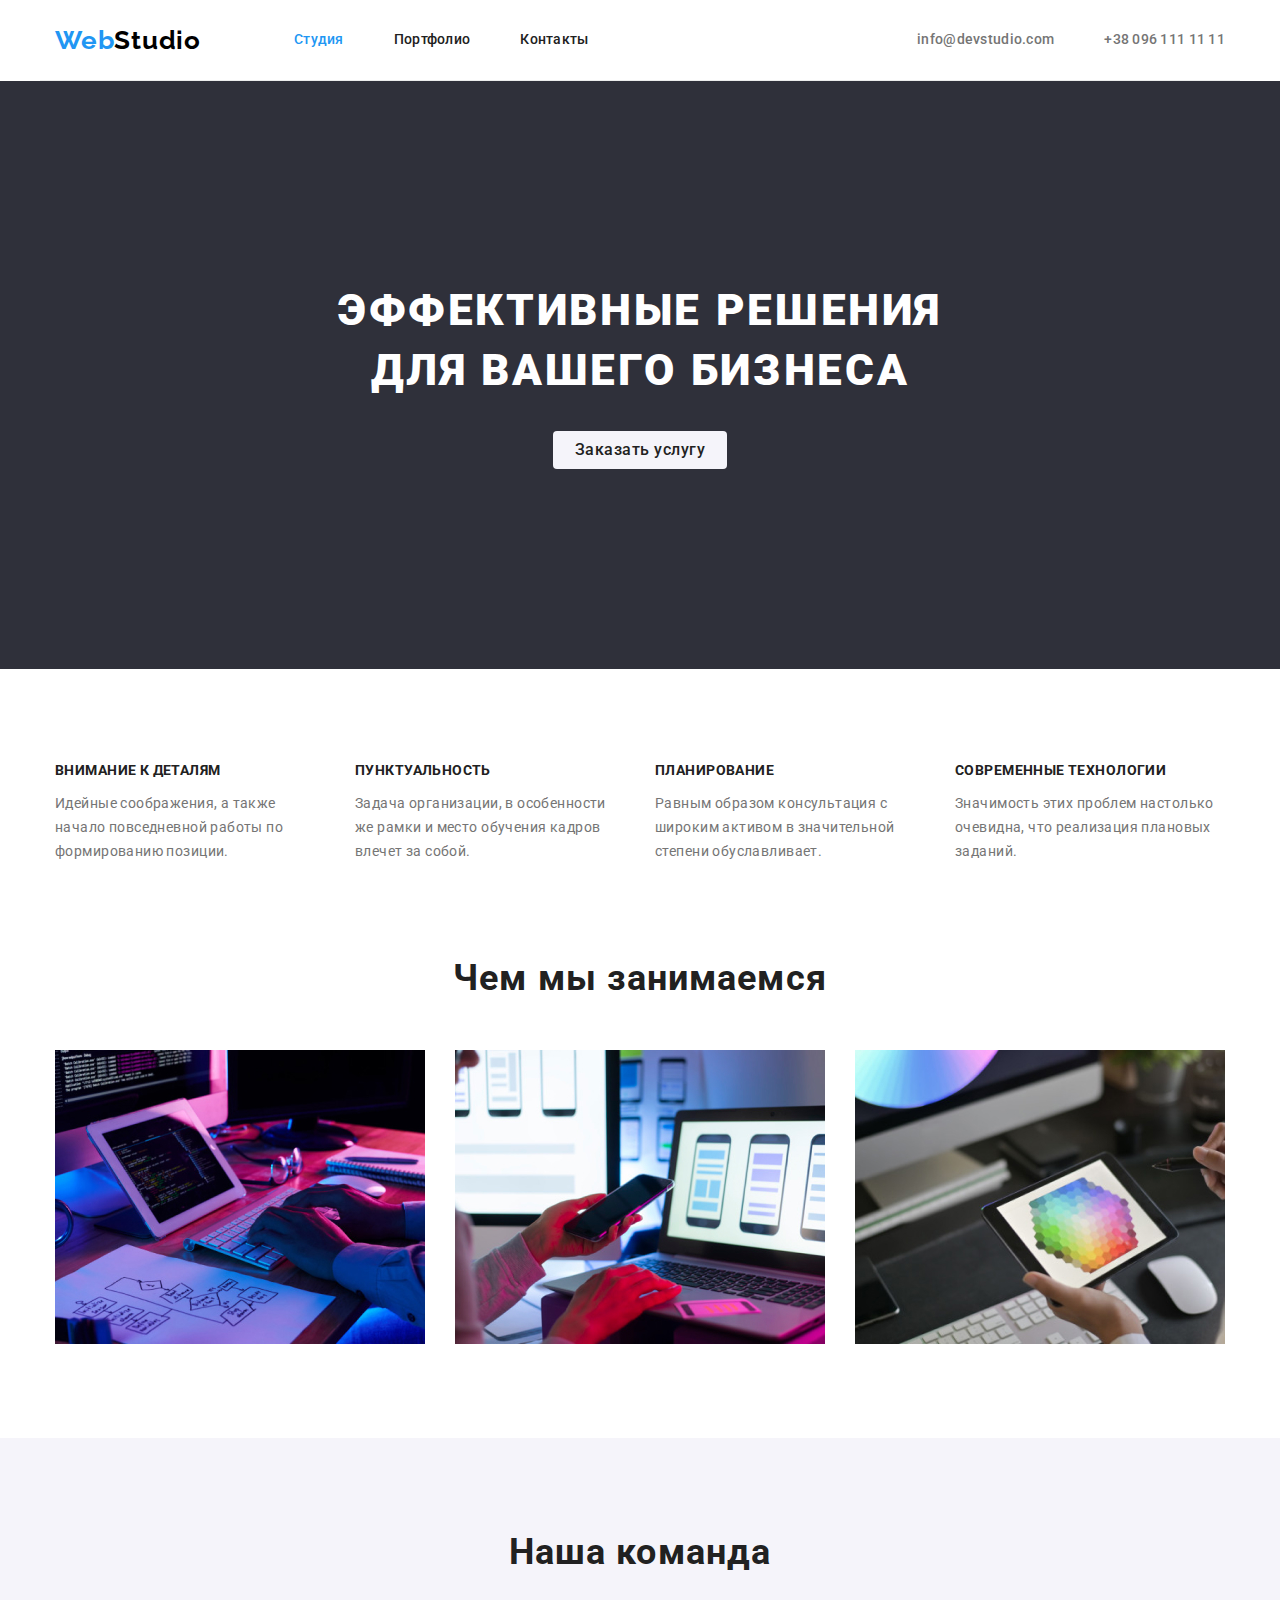
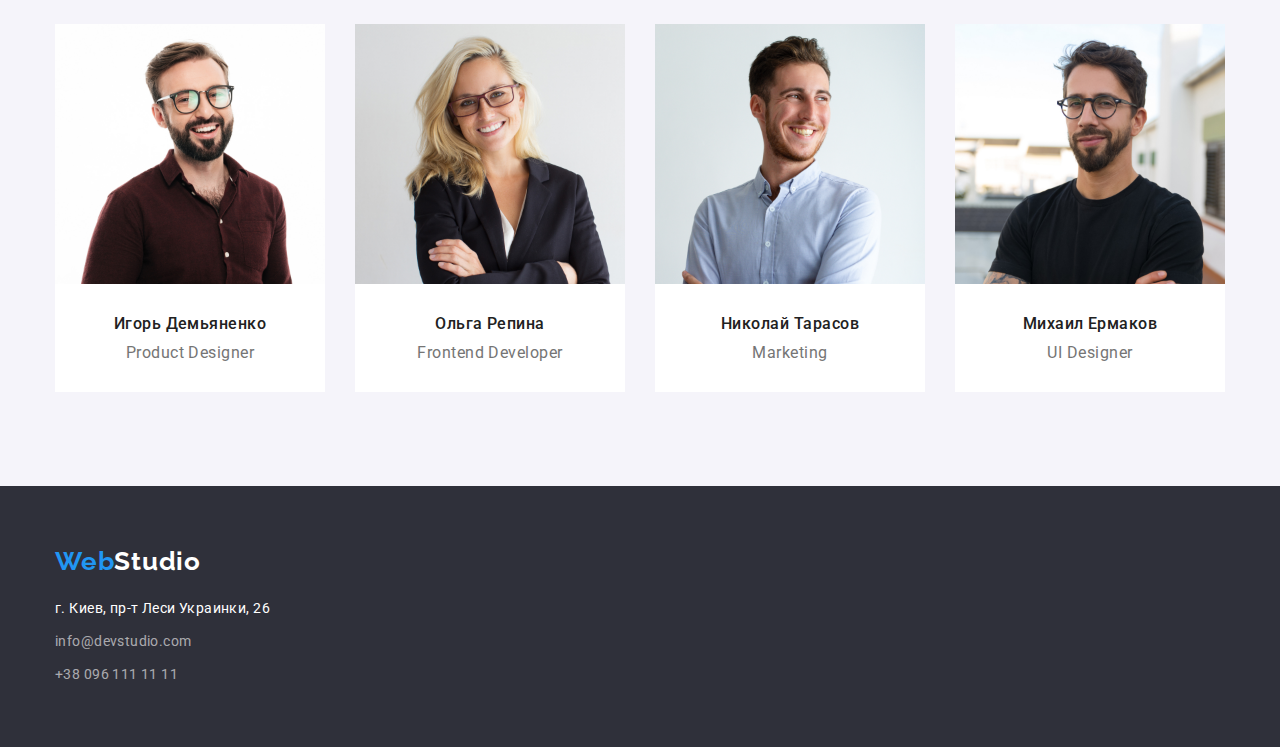
<file: index.html>
<!DOCTYPE html>
<html lang="en">

<head>
  <meta charset="UTF-8">
  <meta name="viewport" content="width=device-width, initial-scale=1.0">
  <title>Document</title>

  <link rel="preconnect" href="https://fonts.gstatic.com">
  <link href="https://fonts.googleapis.com/css2?family=Raleway:wght@700&family=Roboto:wght@400;500;700;900&display=swap"
    rel="stylesheet">
  <link rel="stylesheet" href="https://cdnjs.cloudflare.com/ajax/libs/modern-normalize/1.0.0/modern-normalize.min.css">
  <link rel="stylesheet" href="./css/styles.css">
</head>
<body>
    <header>
      <div class="container main-nav">
        <nav class="nav">
          <a href="/" class="logo"> Web<span class="logo-header">Studio</span> </a>
          <ul class="site-naw">
            <li class="item"><a href="./index.html" class="link current">Студия</a></li>
            <li class="item"><a href="./portfolio.html" class="link">Портфолио</a></li>
            <li class="item"><a href="" class="link">Контакты</a></li>
          </ul>
        </nav>
        
        <ul class="contacts-header">
          <li class="item"><a href="mailto:info@devstudio.com" class="contacts">info@devstudio.com</a></li>
          <li class="item"><a href="tel:+380961111111" class="contacts">+38 096 111 11 11</a></li>
        </ul>
      </div> 
    </header>

    <main>
    <section class="hero">
      <h1 class="hero-title">Эффективные решения <br> для вашего бизнеса</h1>
      <button type="button" class="button">Заказать услугу</button>
    </section>
    
    <section class="benefits">
      <div class="container">
        <h2 class="visually-hidden">Наши качества</h2>
        <ul class="benefits-item">
          <li class="item">
            <h3>ВНИМАНИЕ К ДЕТАЛЯМ</h3>
            <p>Идейные соображения, а также начало повседневной работы по формированию позиции.</p>
          </li >
          <li class="item">
            <h3>ПУНКТУАЛЬНОСТЬ</h3>
            <p>Задача организации, в особенности же рамки и место обучения кадров влечет за собой.</p>
          </li >
          <li class="item">
            <h3>ПЛАНИРОВАНИЕ</h3>
            <p>Равным образом консультация с широким активом в значительной степени обуславливает.</p>
          </li>
          <li class="item">
            <h3>СОВРЕМЕННЫЕ ТЕХНОЛОГИИ</h3>
            <p>Значимость этих проблем настолько очевидна, что реализация плановых заданий.</p>
          </li>
        </ul>
      </div>      
    </section>

    <section class="preview">
      <div class="container">
      <h2>Чем мы занимаемся</h2>
      <ul class="preview-item">
        <li class="item"><img src="./imeges/box1.jpg" alt="" width="370"></li>
        <li class="item"><img src="./imeges/box2.jpg" alt="" width="370"></li>
        <li class="item"><img src="./imeges/box3.jpg" alt="" width="370"></li>   
      </ul>
      </div>  
    </section>

    <section class="command">
      <div class="container">
      <h2>Наша команда</h2>
      <ul class="command-item">
        <li class="item">
          <img src="./imeges/img(1).jpg" alt="Игорь Демьяненко" width="270">
          <h3>Игорь Демьяненко</h3>
          <p>Product Designer</p>
        </li>
        <li class="item">
          <img src="./imeges/img(2).jpg" alt="Ольга Репина" width="270">
          <h3>Ольга Репина</h3>
          <p>Frontend Developer</p>
        </li>
        <li class="item">
          <img src="./imeges/img(3).jpg" alt="Николай Тарасов" width="270">
          <h3>Николай Тарасов</h3>
          <p>Marketing</p>
        </li>
        <li class="item">
        <img src="./imeges/img(4).jpg" alt="Михаил Ермаков" width="270">
        <h3>Михаил Ермаков</h3>
        <p>UI Designer</p>
        </li>
      </ul>
      </div>
    </section>
    </main>
    
    <footer>
      <div class="container">
      <a href="/" class="logo">Web<span class="logo-footer">Studio</span> </a>
      <address>
        г. Киев, пр-т Леси Украинки, 26  
        <a href="mailto:info@devstudio.com" class="mail">info@devstudio.com</a> 
        <a href="tel:+380961111111">+38 096 111 11 11</a>
      </address>
      </div>
    </footer>
</body>
</html>
</file>
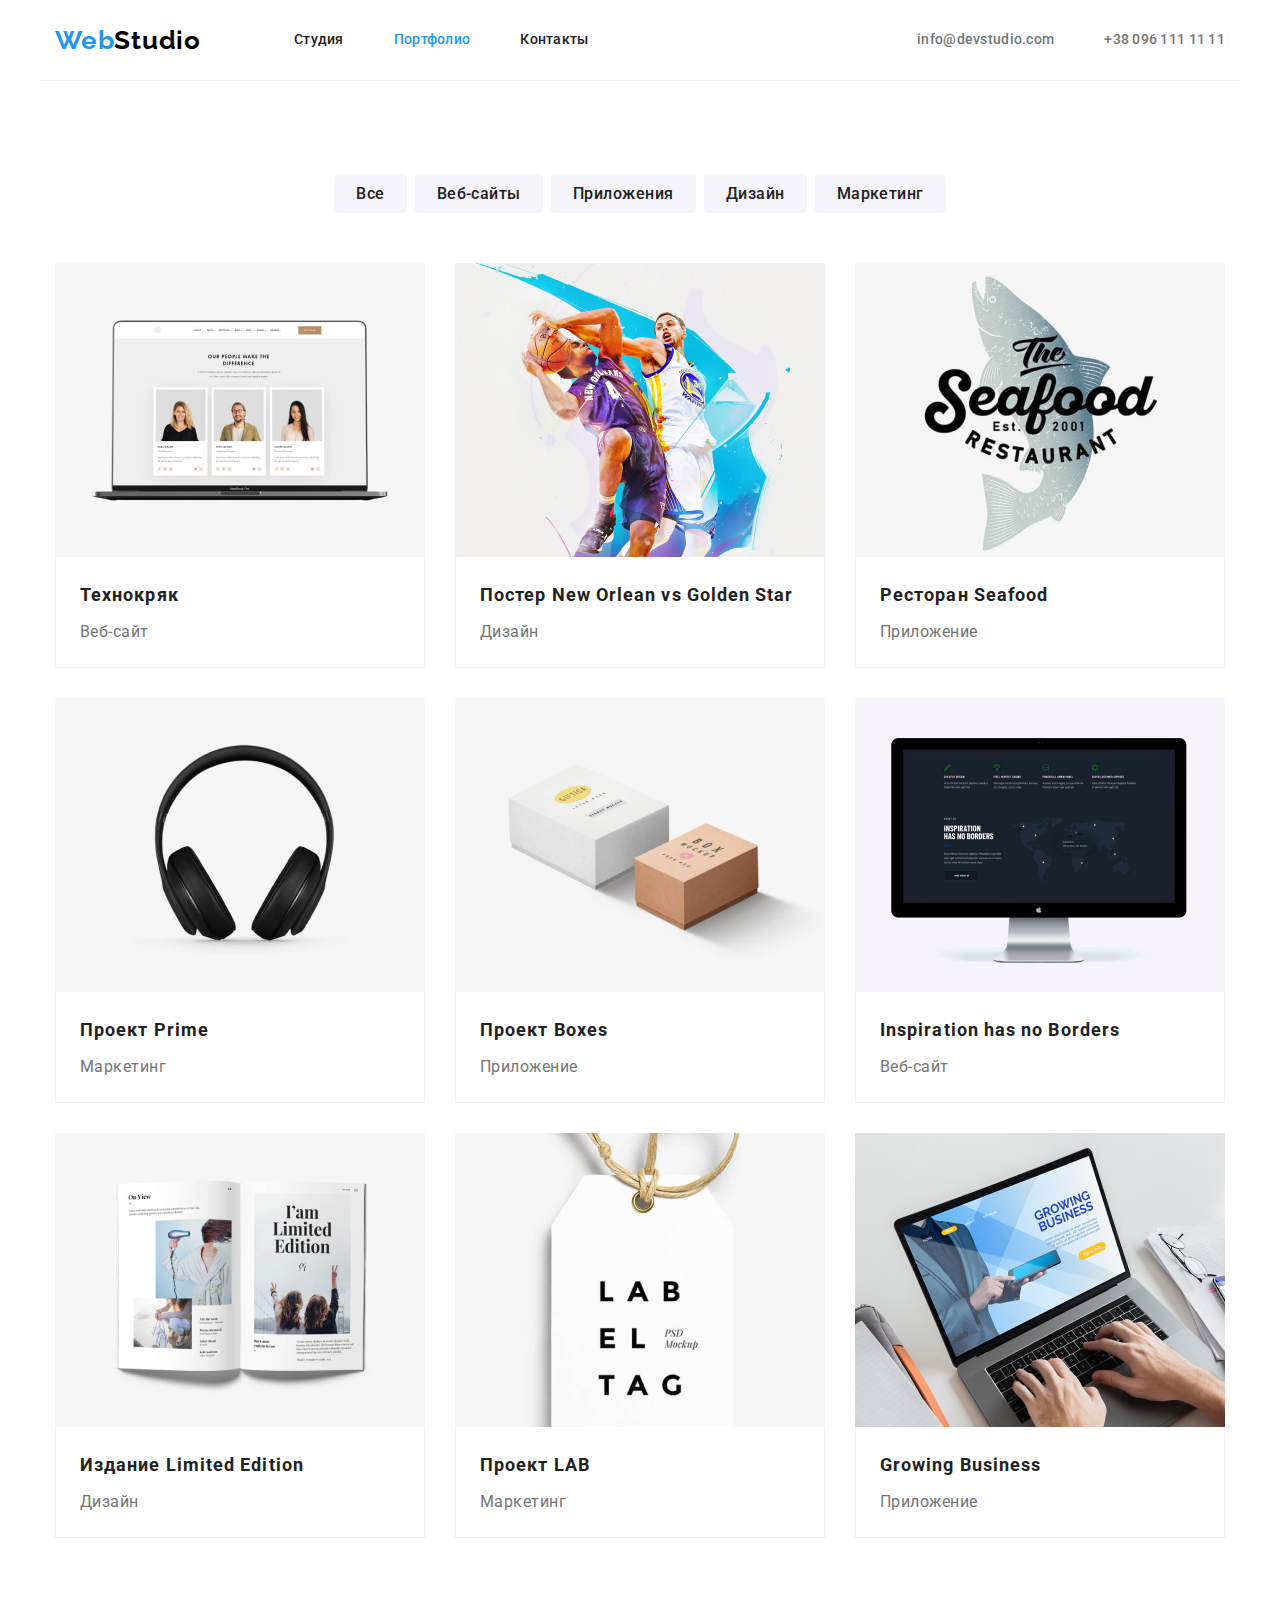
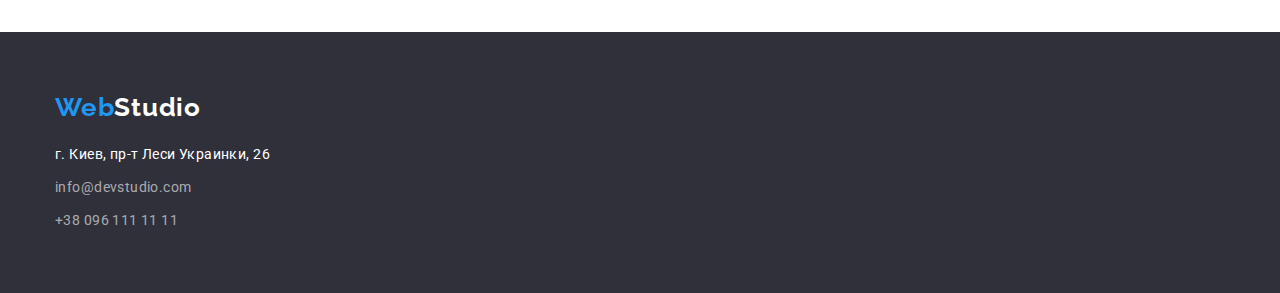
<file: portfolio.html>
<!DOCTYPE html>
<html lang="en">

<head>
    <meta charset="UTF-8">
    <meta name="viewport" content="width=device-width, initial-scale=1.0">
    <title>Document</title>
   
    <link rel="preconnect" href="https://fonts.gstatic.com">
    <link href="https://fonts.googleapis.com/css2?family=Raleway:wght@700&family=Roboto:wght@400;500;700;900&display=swap"
        rel="stylesheet">
    <link rel="stylesheet" href="https://cdnjs.cloudflare.com/ajax/libs/modern-normalize/1.0.0/modern-normalize.min.css">
    <link rel="stylesheet" href="./css/styles.css">
</head>

<body>
<header>
    <div class="container main-nav">
        <nav class="nav">
            <a href="/" class="logo"> Web<span class="logo-header">Studio</span> </a>
            <ul class="site-naw">
                <li class="item"><a href="./index.html" class="link">Студия</a></li>
                <li class="item"><a href="./portfolio.html" class="link current">Портфолио</a></li>
                <li class="item"><a href="" class="link">Контакты</a></li>
            </ul>
        </nav>

        <ul class="contacts-header">
            <li class="item"><a href="mailto:info@devstudio.com" class="contacts">info@devstudio.com</a></li>
            <li class="item"><a href="tel:+380961111111" class="contacts">+38 096 111 11 11</a></li>
        </ul>
    </div>


</header>
    <main>
      <section class="portfolio">
          <div class="container">
            <h1 class="visually-hidden">Портфолио</h1>
            <ul class="portfolio-button">
               <li class="item"><button type="button" class="button">Все</button></li>
               <li class="item"><button type="button" class="button">Веб-сайты</button></li>
               <li class="item"><button type="button" class="button">Приложения</button></li>
               <li class="item"><button type="button" class="button">Дизайн</button></li>
               <li class="item"><button type="button" class="button">Маркетинг</button></li>
            </ul>
            <ul class="portfolio-item">
                <li class="item"> <a href="" >
                    <img src="./imeges/technocryk.jpg" alt="Технокряк" width="370">
                    <div class="portfolio-card">
                      <h2>Технокряк</h2>
                      <p>Веб-сайт</p>
                    </div>
                    </a>
               
                </li>
                <li class="item"> <a href="" >
                    <img src="./imeges/poster.jpg" alt="Постер New Orlean vs Golden Star" width="370">
                    <div class="portfolio-card">
                      <h2>Постер New Orlean vs Golden Star</h2>
                      <p>Дизайн</p>
                    </div>
                    </a>
                </li>
                <li class="item"> <a href="" >
                    <img src="./imeges/restaurant.jpg" alt="Ресторан Seafood" width="370">
                    <div class="portfolio-card">
                      <h2>Ресторан Seafood</h2>
                      <p>Приложение</p>
                    </div>
                    </a>
                </li>
                <li class="item"> <a href="" >
                    <img src="./imeges/prime.jpg" alt="Проект Prime" width="370">
                    <div class="portfolio-card">
                      <h2>Проект Prime</h2>
                      <p>Маркетинг</p>
                    </div>
                    </a>
                </li>
                <li class="item"> <a href="" >
                    <img src="./imeges/boxes.jpg" alt="Проект Boxes" width="370">
                    <div class="portfolio-card">
                      <h2>Проект Boxes</h2>
                      <p>Приложение</p>
                    </div>
                    </a>
                </li>
                <li class="item"> <a href="" >
                    <img src="./imeges/inspiration.jpg" alt="Inspiration has no Borders" width="370">
                    <div class="portfolio-card">
                       <h2>Inspiration has no Borders</h2>
                       <p>Веб-сайт</p>
                    </div>
                    </a>
                </li>
                <li class="item"> <a href="" >
                    <img src="./imeges/edition.jpg" alt="Издание Limited Edition" width="370">
                    <div class="portfolio-card">
                      <h2>Издание Limited Edition</h2>
                      <p>Дизайн</p>
                    </div>
                    </a>
                </li>
                <li class="item"> <a href="" >
                    <img src="./imeges/lab.jpg" alt="Проект LAB" width="370">
                    <div class="portfolio-card">
                       <h2>Проект LAB</h2>
                       <p>Маркетинг</p>
                    </div>
                    </a>
                </li>
                <li class="item"> <a href="" >
                    <img src="./imeges/business.jpg" alt="Growing Business" width="370">
                    <div class="portfolio-card">
                       <h2>Growing Business</h2>
                       <p>Приложение</p>
                    </div>
                    </a>
                </li>
            </ul>
            </div>
       </section>


    </main>
    <footer>
        <div class="container">
            <a href="/" class="logo">Web<span class="logo-footer">Studio</span> </a>
            <address>
                г. Киев, пр-т Леси Украинки, 26 
                <a href="mailto:info@devstudio.com" class="mail">info@devstudio.com</a> 
                <a href="tel:+380961111111">+38 096 111 11 11</a>
            </address>
        </div>
    </footer>
</body>
</html>
</file>
<file: css/styles.css>
/* основной цвет для всех заголовков (кроме h1) и навигации    #212121
вспомогательный цвет контакты и абзаци     #757575
цвет акцент (кнопки, лого, ховер, фокус)   #2196F3
h1, подпись кнопки, адресс, лого           #FFFFFF
контакты в футоре                          rgba(255, 255, 255, 0.6)
основной цвет фона   #E5E5E5
цвет фона хедора     #FFFFFF
секция наша команда  #F5F4FA
секция 1 и футор     #2F303A
*/
.visually-hidden {
  position: absolute;
  width: 1px;
  height: 1px;
  margin: -1px;
  border: 0;
  padding: 0;

  white-space: nowrap;
  clip-path: inset(100%);
  clip: rect(0 0 0 0);
  overflow: hidden;
}

:root {
  --primary-text-color: #757575;
  --title-text-color: #212121;
  --accent-color: #2196f3;
  --hero-title-color: #ffffff;
  --address-color: rgba(255, 255, 255, 0.6);
}

body {
  color: var(--primary-text-color);
  font-family: Roboto, sans-serif;
}

header {
  background: #ffffff;
}

footer {
  background: #2f303a;
}

ul {
  padding: 0;
  margin: 0;
  list-style: none;
}
a {
  text-decoration: none;
}

img {
  display: block;
  max-width: 100%;
  height: auto;
}

.container {
  margin-left: auto;
  margin-right: auto;
  padding-left: 15px;
  padding-right: 15px;
  width: 1200px;
  /* outline: 2px solid green; */
}

.main-nav {
  display: flex;
  border-bottom-width: 1px;
  border-bottom-style: solid;
  border-bottom-color: #ececec;
}

.nav {
  display: flex;
  align-items: center;
}

/* logo */

.logo {
  color: var(--accent-color);
  font-family: Raleway, sans-serif;
  font-weight: 700;
  font-size: 26px;
  line-height: 1.19;
  letter-spacing: 0.03em;
}
.logo-header {
  color: #000000;
}
.logo-footer {
  color: var(--hero-title-color);
}

/* site-naw */
.site-naw {
  display: flex;
  margin-left: 93px;

  font-weight: 500;
  font-size: 14px;
  line-height: 1.14;
  letter-spacing: 0.02em;
}

.site-naw .item:not(:last-child) {
  margin-right: 50px;
}

.site-naw .link {
  display: block;
  padding-top: 32px;
  padding-bottom: 32px;

  color: var(--title-text-color);
}
.site-naw .link:hover,
.site-naw .link:focus,
.site-naw .link.current {
  color: var(--accent-color);
}

/* contacts-header */

.contacts-header {
  display: flex;
  margin-left: auto;

  font-weight: 500;
  font-size: 14px;
  line-height: 1.14;
  letter-spacing: 0.02em;
}

.contacts-header .item + .item {
  margin-left: 50px;
}

.contacts-header a {
  color: var(--primary-text-color);
}
.contacts-header a:hover,
.contacts-header a:focus {
  color: var(--accent-color);
}

.contacts {
  display: block;
  padding-top: 32px;
  padding-bottom: 32px;
}

/* section hero */

.hero {
  padding-top: 200px;
  padding-bottom: 200px;
  background: #2f303a;
}

.hero-title {
  margin-top: 0;
  margin-bottom: 30px;
  color: var(--hero-title-color);
  font-weight: 900;
  font-size: 44px;
  line-height: 1.36;
  text-align: center;
  letter-spacing: 0.06em;
  text-transform: uppercase;
}
.button {
  margin-left: auto;
  margin-right: auto;
  padding: 10px 32px;
  border-radius: 4px;

  background-color: var(--accent-color);
  color: var(--hero-title-color);
  font-family: inherit;
  font-weight: 700;
  font-size: 16px;
  line-height: 1.88;
  display: flex;
  align-items: center;
  text-align: center;
  letter-spacing: 0.06em;
}

/* section benefits */
.benefits,
.preview,
.portfolio {
  background: #ffffff;
}
.benefits {
  padding-top: 94px;
  padding-bottom: 94px;
}

.benefits-item {
  display: flex;
}

.benefits-item .item:not(:last-child) {
  margin-right: 30px;
}

.benefits h2 {
  margin-top: 0;
  margin-bottom: 0;
}

.benefits h3 {
  margin-top: 0;
  margin-bottom: 10;
  color: var(--title-text-color);
  font-weight: 700;
  font-size: 14px;
  line-height: 1.14;
  letter-spacing: 0.03em;
  text-transform: uppercase;
}
.benefits p {
  margin-top: 0;
  margin-bottom: 0;
  width: 270px;
  color: var(--primary-text-color);
  font-size: 14px;
  line-height: 1.71;
  letter-spacing: 0.03em;
}

/* section preview */

.preview {
  padding-top: 0;
  padding-bottom: 94px;
}

.preview h2,
.command h2 {
  margin-top: 0;
  margin-bottom: 50px;
  color: var(--title-text-color);
  font-weight: 700;
  font-size: 36px;
  line-height: 1.16;
  text-align: center;
  letter-spacing: 0.03em;
}

.preview-item {
  display: flex;
}

.preview-item .item:not(:last-child) {
  margin-right: 30px;
}

/* section command */

.command {
  padding-top: 94px;
  padding-bottom: 94px;
  background: #f5f4fa;
}

.command-item {
  display: flex;
}

.command-item .item {
  padding-bottom: 30px;
  background: #ffffff;
  overflow: hidden;
  border-bottom-right-radius: ;
  border-bottom-left-radius: ;
}

.command-item .item:not(:last-child) {
  margin-right: 30px;
}

.command h3 {
  margin-top: 30px;
  margin-bottom: 10px;
  color: var(--title-text-color);
  font-weight: 500;
  font-size: 16px;
  line-height: 1.19;
  text-align: center;
  letter-spacing: 0.03em;
}
.command p {
  margin-top: 0;
  margin-bottom: 0;
  color: var(--primary-text-color);
  font-size: 16px;
  line-height: 1.19;
  text-align: center;
  letter-spacing: 0.03em;
}

/* section portfolio */

.portfolio {
  padding-top: 94px;
  padding-bottom: 94px;
}

.portfolio-button {
  display: flex;
  margin-bottom: 50px;
  justify-content: center;
}

.button {
  border: 0;
}

.portfolio-button .item:not(:last-child) {
  margin-right: 8px;
}

.portfolio h1 {
  margin-top: 0;
  margin-bottom: 0;
}

.portfolio-item {
  display: flex;
  flex-wrap: wrap;
}

.portfolio-card {
  padding: 20px 24px;
  border-right-width: 1px;
  border-right-style: solid;
  border-right-color: #eee;
  border-bottom-width: 1px;
  border-bottom-style: solid;
  border-bottom-color: #eee;
  border-left-width: 1px;
  border-left-style: solid;
  border-left-color: #eee;
}

.portfolio-item .item {
  width: calc((100% - 60px) / 3);
  /* width: 370px; */
  margin-right: 30px;
  margin-bottom: 30px;
  /* padding-bottom: 20px; */
}

.portfolio-item .item:nth-child(3n) {
  margin-right: 0;
}

.portfolio-item .item:nth-last-child(-n + 3) {
  margin-bottom: 0;
}

.portfolio h2 {
  margin-top: 0;
  margin-bottom: 4px;
  /* margin-left: 24px; */
  color: var(--title-text-color);
  font-weight: 700;
  font-size: 18px;
  line-height: 2;
  letter-spacing: 0.06em;
}
.portfolio p {
  margin-top: 0;
  margin-bottom: 0;
  /* margin-left: 24px; */
  color: var(--primary-text-color);
  font-size: 16px;
  line-height: 1.88;
  letter-spacing: 0.03em;
}
.button {
  padding: 6px 22px;
  border-radius: 4px;
  background: #f5f4fa;
  color: var(--title-text-color);
  font-family: inherit;
  font-weight: 500;
  font-size: 16px;
  line-height: 1.62;
  text-align: center;
  letter-spacing: 0.03em;
}
.button:hover {
  background: var(--accent-color);
  color: var(--hero-title-color);
}

/* address */

footer {
  padding-top: 60px;
  padding-bottom: 60px;
}

address {
  margin-top: 20px;
  color: var(--hero-title-color);
  font-style: normal;
  font-size: 14px;
  line-height: 1.71;
  letter-spacing: 0.03em;
}

address > a {
  color: var(--address-color);
  font-size: 14px;
  line-height: 1.71;
  letter-spacing: 0.03em;
}
address a:hover,
address a:focus {
  color: var(--accent-color);
}

.mail {
  display: block;
  margin-top: 9px;
  margin-bottom: 9px;
}
</file>
